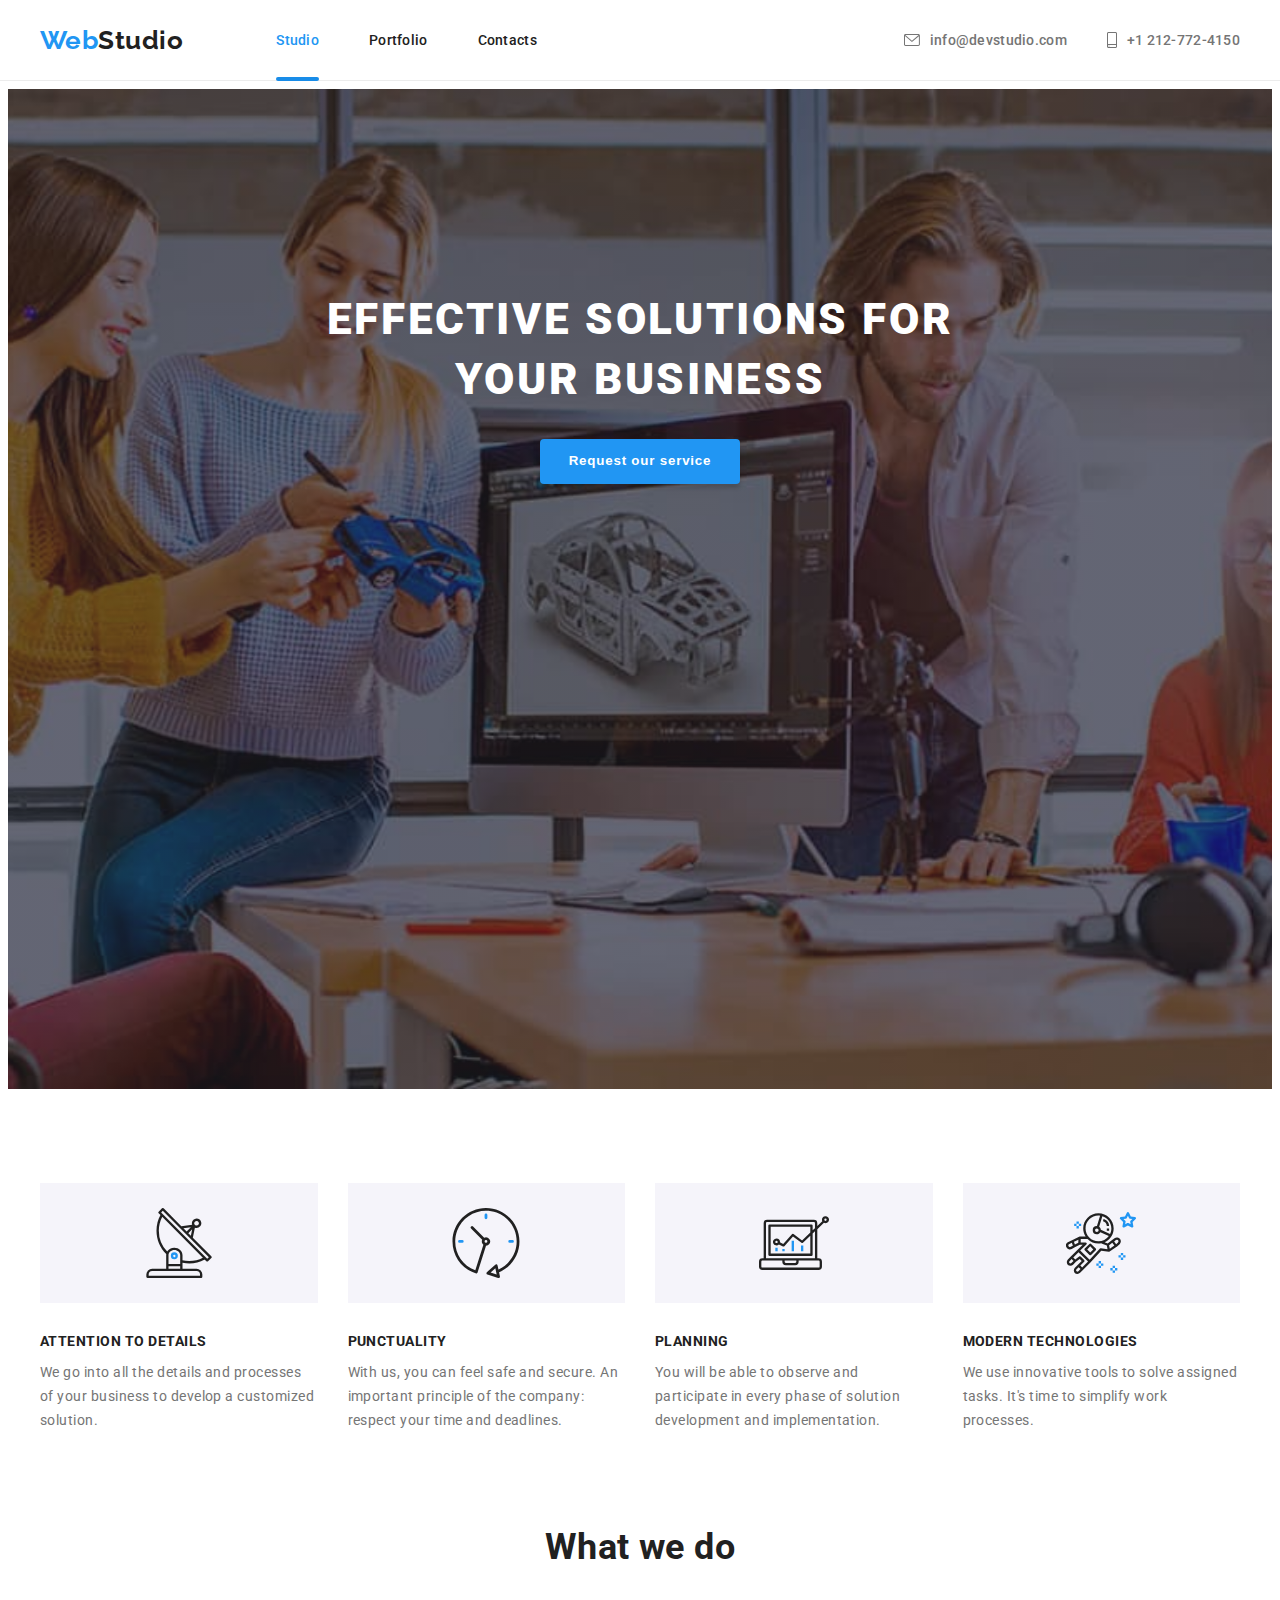
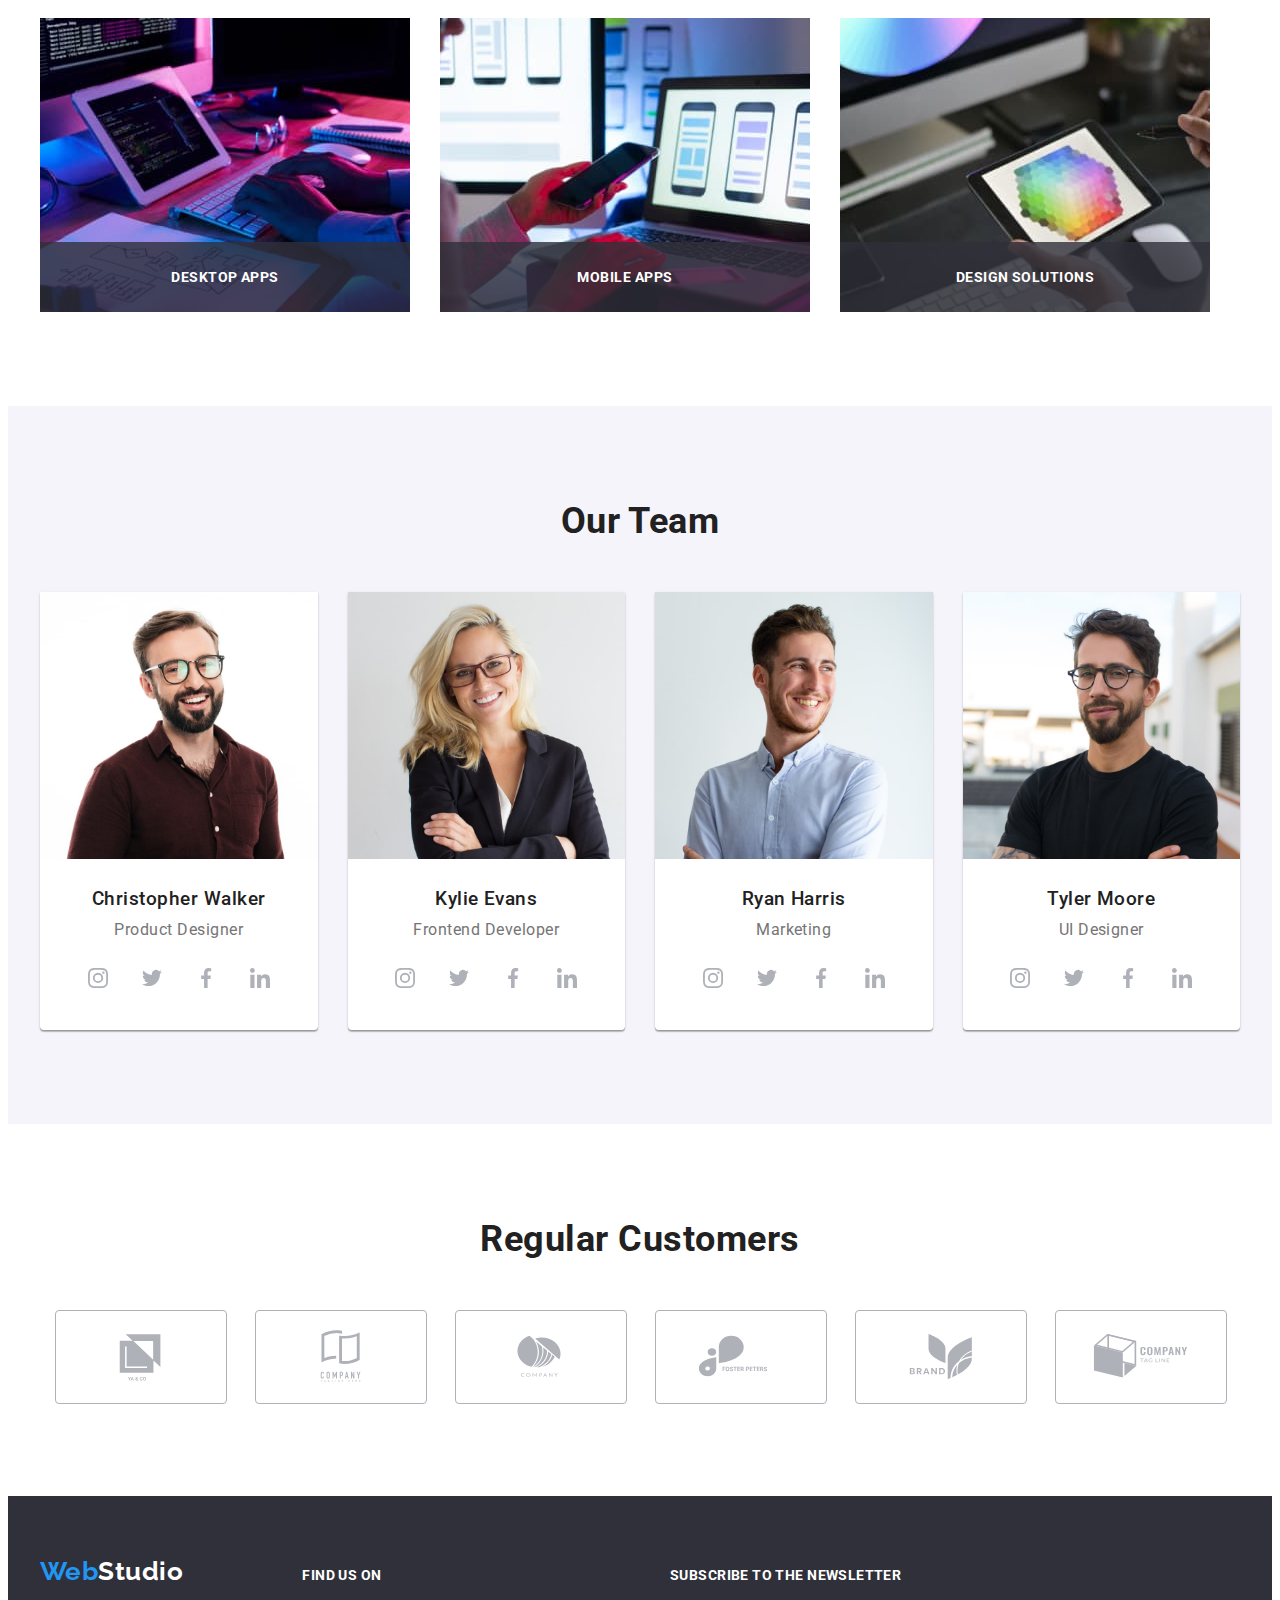
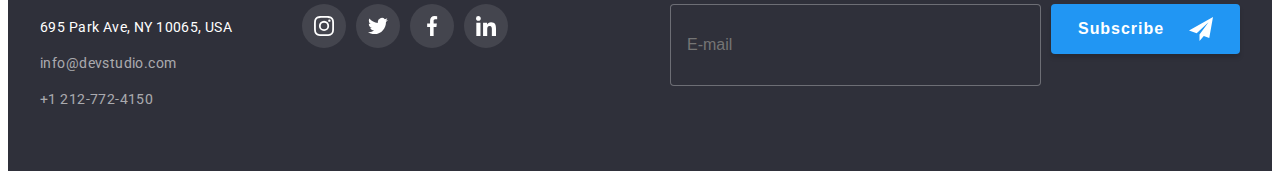
<file: index.html>
<!DOCTYPE html>
<html lang="en">
  <head>
    <meta charset="UTF-8" />
    <meta name="viewport" content="width=device-width, initial-scale=1.0" />
    <title>Студія</title>
    <link rel="preconnect" href="https://fonts.googleapis.com" />
    <link rel="preconnect" href="https://fonts.gstatic.com" crossorigin />
    <link rel="icon" href="images/favicon.ico" type="image/x-icon" />
    <link
      href="https://fonts.googleapis.com/css2?family=Raleway:wght@700&family=Roboto:wght@400;500;700;900&display=swap"
      rel="stylesheet"
    />
    <link
      rel="stylesheet"
      href="https://cdnjs.cloudflare.com/ajax/libs/modern-normalize/3.0.1/modern-normalize.min.css"
      integrity="sha512-q6WgHqiHlKyOqslT/lgBgodhd03Wp4BEqKeW6nNtlOY4quzyG3VoQKFrieaCeSnuVseNKRGpGeDU3qPmabCANg=="
      crossorigin="anonymous"
      referrerpolicy="no-referrer"
    />
    <link rel="stylesheet" href="css/styles.css" />
  </head>
  <body>
    <header class="header">
      <div class="container nav-container">
        <nav class="navigation">
          <a href="/" class="link logo"
            >Web<span class="dark-logo">Studio</span></a
          >
          <ul class="site-nav">
            <li class="site-nav-item">
              <a href="index.html" class="link header-link current">Studio</a>
            </li>
            <li class="site-nav-item">
              <a href="portfolio.html" class="link header-link">Portfolio</a>
            </li>
            <li class="site-nav-item">
              <a href="" class="link header-link">Contacts</a>
            </li>
          </ul>
        </nav>
        <ul class="contacts-list">
          <li class="contacts-item">
            <a href="mailto:info@devstudio.com" class="link contacts-link">
              <svg width="16" height="12" class="contacts-icon">
                <use href="images/symbol-defs.svg#envelope"></use>
              </svg>
              info@devstudio.com</a
            >
          </li>
          <li class="contacts-item">
            <a href="tel:+12127724150" class="link contacts-link">
              <svg width="10" height="16" class="contacts-icon">
                <use href="images/symbol-defs.svg#smartphone"></use>
              </svg>
              +1 212-772-4150</a
            >
          </li>
        </ul>
      </div>
    </header>
    <main>
      <section class="hero-section hero-overlay">
        <h1 class="hero-title">EFFECTIVE SOLUTIONS FOR <br />YOUR BUSINESS</h1>
        <button type="button" class="button hero-btn" data-modal-open>
          Request our service
        </button>
        <div class="backdrop is-hidden" data-modal>
          <div class="modal">
            <button class="button modal-close-btn" data-modal-close>
              <svg width="18" height="18" class="close-icon">
                <use href="images/symbol-defs.svg#close"></use>
              </svg>
            </button>
            <form action="" class="callback">
              <p class="callback-title">
                Leave your information and we'll call you back
              </p>
              <div class="form-field">
                <label for="name">Name</label>
                <span>
                  <input type="text" name="name" id="name" class="form-input" />
                  <svg width="18" height="18" class="input-icon">
                    <use href="images/symbol-defs.svg#person"></use>
                  </svg>
                </span>
              </div>
              <div class="form-field">
                <label for="tel">Telephone</label>
                <span>
                  <input
                    type="tel"
                    name="tel"
                    id="tel"
                    class="form-input"
                    required
                  />
                  <svg width="18" height="18" class="input-icon">
                    <use href="images/symbol-defs.svg#phone"></use>
                  </svg>
                </span>
              </div>
              <div class="form-field">
                <label for="email">E-mail</label>
                <span>
                  <input
                    type="email"
                    name="email"
                    id="email"
                    class="form-input"
                    required
                  />
                  <svg width="18" height="18" class="input-icon">
                    <use href="images/symbol-defs.svg#email"></use>
                  </svg>
                </span>
              </div>
              <div class="form-field">
                <label for="comment">Comments</label>
                <textarea
                  name="comment"
                  id="comment"
                  placeholder="Enter the text"
                  class="comment-input"
                ></textarea>
              </div>
              <div class="form-field policy">
                <label>
                  <input
                    type="checkbox"
                    name="policy"
                    class="checkbox"
                    required
                  />
                  <span class="checkbox-icon"></span>I agree with the letter and
                  accept the
                  <a href="" class="policy-link">Terms and Conditions</a>
                </label>
              </div>

              <button type="submit" class="button send-btn">Send</button>
            </form>
          </div>
        </div>
      </section>
      <section class="section">
        <div class="container">
          <h2 class="visually-hidden">Features</h2>
          <ul class="features-list">
            <li class="features-item">
              <div class="features-icon-box">
                <svg width="70" height="70" class="features-icon">
                  <use href="images/symbol-defs.svg#antenna"></use>
                </svg>
              </div>
              <h3 class="features-item-title">ATTENTION TO DETAILS</h3>
              <p class="features-item-text">
                We go into all the details and processes of your business to
                develop a customized solution.
              </p>
            </li>
            <li class="features-item">
              <div class="features-icon-box">
                <svg width="70" height="70" class="features-icon">
                  <use href="images/symbol-defs.svg#clock"></use>
                </svg>
              </div>
              <h3 class="features-item-title">PUNCTUALITY</h3>
              <p class="features-item-text">
                With us, you can feel safe and secure. An important principle of
                the company: respect your time and deadlines.
              </p>
            </li>
            <li class="features-item">
              <div class="features-icon-box">
                <svg width="70" height="70" class="features-icon">
                  <use href="images/symbol-defs.svg#diagram"></use>
                </svg>
              </div>
              <h3 class="features-item-title">PLANNING</h3>
              <p class="features-item-text">
                You will be able to observe and participate in every phase of
                solution development and implementation.
              </p>
            </li>
            <li class="features-item">
              <div class="features-icon-box">
                <svg width="70" height="70" class="features-icon">
                  <use href="images/symbol-defs.svg#astronaut"></use>
                </svg>
              </div>
              <h3 class="features-item-title">MODERN TECHNOLOGIES</h3>
              <p class="features-item-text">
                We use innovative tools to solve assigned tasks. It's time to
                simplify work processes.
              </p>
            </li>
          </ul>
        </div>
      </section>
      <section class="section works-section">
        <div class="container">
          <h2 class="title">What we do</h2>
          <ul class="works-list">
            <li class="works-item">
              <div class="works-item-box">
                <img
                  src="images/close-up-image-programer-working-his-desk-office_1098-18707.jpg"
                  alt="Programmer working at a desk in the office"
                  width="370"
                />
                <p class="works-description">DESKTOP APPS</p>
              </div>
            </li>
            <li class="works-item">
              <div class="works-item-box">
                <img
                  src="images/web-ui-designers-are-developing-application-smartphones-team-creators-is-working-interface-mobile-phones_8119-2713.jpg"
                  alt="Web designers develop applications"
                  width="370"
                />
                <p class="works-description">Mobile APPS</p>
              </div>
            </li>
            <li class="works-item">
              <div class="works-item-box">
                <img
                  src="images/creative-artist-web-design-with-working-colour-selection-graphic-tablet_35674-1119.jpg"
                  alt="Creative artist web designer with graphics tablet"
                  width="370"
                />
                <p class="works-description">DESIGN SOLUTIONS</p>
              </div>
            </li>
          </ul>
        </div>
      </section>
      <section class="team-section section">
        <div class="container">
          <h2 class="title">Our Team</h2>
          <ul class="team-list">
            <li class="team-item">
              <img
                src="images/product-designer-photo.jpg"
                alt="Christopher Walker - Product Designer"
                width="270"
              />
              <div class="team-text">
                <h3 class="team-item-title">Christopher Walker</h3>
                <p class="team-item-text">Product Designer</p>
                <ul class="social-list">
                  <li class="social-item">
                    <a
                      href="https://www.instagram.com/"
                      class="link social-link"
                    >
                      <svg width="20" height="20" class="social-icon">
                        <use href="images/symbol-defs.svg#instagram"></use>
                      </svg>
                    </a>
                  </li>
                  <li class="social-item">
                    <a href="https://www.twitter.com/" class="link social-link">
                      <svg width="20" height="20" class="social-icon">
                        <use href="images/symbol-defs.svg#twitter"></use>
                      </svg>
                    </a>
                  </li>
                  <li class="social-item">
                    <a
                      href="https://www.facebook.com/"
                      class="link social-link"
                    >
                      <svg width="20" height="20" class="social-icon">
                        <use href="images/symbol-defs.svg#facebook"></use>
                      </svg>
                    </a>
                  </li>
                  <li class="social-item">
                    <a
                      href="https://www.linkedin.com/"
                      class="link social-link"
                    >
                      <svg width="20" height="20" class="social-icon">
                        <use href="images/symbol-defs.svg#linkedin"></use>
                      </svg>
                    </a>
                  </li>
                </ul>
              </div>
            </li>
            <li class="team-item">
              <img
                src="images/frontend-developer-photo.jpg"
                alt="Kylie Evans - Frontend Developer"
                width="270"
              />
              <div class="team-text">
                <h3 class="team-item-title">Kylie Evans</h3>
                <p class="team-item-text">Frontend Developer</p>
                <ul class="social-list">
                  <li class="social-item">
                    <a
                      href="https://www.instagram.com/"
                      class="link social-link"
                    >
                      <svg width="20" height="20" class="social-icon">
                        <use href="images/symbol-defs.svg#instagram"></use>
                      </svg>
                    </a>
                  </li>
                  <li class="social-item">
                    <a href="https://www.twitter.com/" class="link social-link">
                      <svg width="20" height="20" class="social-icon">
                        <use href="images/symbol-defs.svg#twitter"></use>
                      </svg>
                    </a>
                  </li>
                  <li class="social-item">
                    <a
                      href="https://www.facebook.com/"
                      class="link social-link"
                    >
                      <svg width="20" height="20" class="social-icon">
                        <use href="images/symbol-defs.svg#facebook"></use>
                      </svg>
                    </a>
                  </li>
                  <li class="social-item">
                    <a
                      href="https://www.linkedin.com/"
                      class="link social-link"
                    >
                      <svg width="20" height="20" class="social-icon">
                        <use href="images/symbol-defs.svg#linkedin"></use>
                      </svg>
                    </a>
                  </li>
                </ul>
              </div>
            </li>
            <li class="team-item">
              <img
                src="images/marketing-photo.jpg"
                alt="Ryan Harris - Marketing"
                width="270"
              />
              <div class="team-text">
                <h3 class="team-item-title">Ryan Harris</h3>
                <p class="team-item-text">Marketing</p>
                <ul class="social-list">
                  <li class="social-item">
                    <a
                      href="https://www.instagram.com/"
                      class="link social-link"
                    >
                      <svg width="20" height="20" class="social-icon">
                        <use href="images/symbol-defs.svg#instagram"></use>
                      </svg>
                    </a>
                  </li>
                  <li class="social-item">
                    <a href="https://www.twitter.com/" class="link social-link">
                      <svg width="20" height="20" class="social-icon">
                        <use href="images/symbol-defs.svg#twitter"></use>
                      </svg>
                    </a>
                  </li>
                  <li class="social-item">
                    <a
                      href="https://www.facebook.com/"
                      class="link social-link"
                    >
                      <svg width="20" height="20" class="social-icon">
                        <use href="images/symbol-defs.svg#facebook"></use>
                      </svg>
                    </a>
                  </li>
                  <li class="social-item">
                    <a
                      href="https://www.linkedin.com/"
                      class="link social-link"
                    >
                      <svg width="20" height="20" class="social-icon">
                        <use href="images/symbol-defs.svg#linkedin"></use>
                      </svg>
                    </a>
                  </li>
                </ul>
              </div>
            </li>
            <li class="team-item">
              <img
                src="images/ui-designer-photo.jpg"
                alt="Tyler Moore - UI Designer"
                width="270"
              />
              <div class="team-text">
                <h3 class="team-item-title">Tyler Moore</h3>
                <p class="team-item-text">UI Designer</p>
                <ul class="social-list">
                  <li class="social-item">
                    <a
                      href="https://www.instagram.com/"
                      class="link social-link"
                    >
                      <svg width="20" height="20" class="social-icon">
                        <use href="images/symbol-defs.svg#instagram"></use>
                      </svg>
                    </a>
                  </li>
                  <li class="social-item">
                    <a href="https://www.twitter.com/" class="link social-link">
                      <svg width="20" height="20" class="social-icon">
                        <use href="images/symbol-defs.svg#twitter"></use>
                      </svg>
                    </a>
                  </li>
                  <li class="social-item">
                    <a
                      href="https://www.facebook.com/"
                      class="link social-link"
                    >
                      <svg width="20" height="20" class="social-icon">
                        <use href="images/symbol-defs.svg#facebook"></use>
                      </svg>
                    </a>
                  </li>
                  <li class="social-item">
                    <a
                      href="https://www.linkedin.com/"
                      class="link social-link"
                    >
                      <svg width="20" height="20" class="social-icon">
                        <use href="images/symbol-defs.svg#linkedin"></use>
                      </svg>
                    </a>
                  </li>
                </ul>
              </div>
            </li>
          </ul>
        </div>
      </section>

      <section class="section">
        <div class="container">
          <h2 class="title">Regular Customers</h2>
          <ul class="list customers-list">
            <li class="customers-item">
              <a href="" class="link customers-link">
                <svg width="106" height="60" class="customers-icon">
                  <use href="images/symbol-defs.svg#logo1"></use>
                </svg>
              </a>
            </li>
            <li class="customers-item">
              <a href="" class="link customers-link">
                <svg width="106" height="60" class="customers-icon">
                  <use href="images/symbol-defs.svg#logo2"></use>
                </svg>
              </a>
            </li>
            <li class="customers-item">
              <a href="" class="link customers-link">
                <svg width="106" height="60" class="customers-icon">
                  <use href="images/symbol-defs.svg#logo3"></use>
                </svg>
              </a>
            </li>
            <li class="customers-item">
              <a href="" class="link customers-link">
                <svg width="106" height="60" class="customers-icon">
                  <use href="images/symbol-defs.svg#logo4"></use>
                </svg>
              </a>
            </li>
            <li class="customers-item">
              <a href="" class="link customers-link">
                <svg width="106" height="60" class="customers-icon">
                  <use href="images/symbol-defs.svg#logo5"></use>
                </svg>
              </a>
            </li>
            <li class="customers-item">
              <a href="" class="link customers-link">
                <svg width="106" height="60" class="customers-icon">
                  <use href="images/symbol-defs.svg#logo6"></use>
                </svg>
              </a>
            </li>
          </ul>
        </div>
      </section>
    </main>
    <footer class="footer">
      <div class="container footer-container">
        <div class="address-container">
          <a href="index.html" class="link logo"
            >Web<span class="footer-logo">Studio</span></a
          >
          <address class="address">
            <ul class="address-list">
              <li class="address-item">
                <a href="https://g.co/kgs/EYk32CA" class="link address-link"
                  >695 Park Ave, NY 10065, USA</a
                >
              </li>
              <li class="address-item">
                <a href="mailto:info@devstudio.com" class="link footer-link"
                  >info@devstudio.com</a
                >
              </li>
              <li class="address-item">
                <a href="tel:+12127724150" class="link footer-link"
                  >+1 212-772-4150</a
                >
              </li>
            </ul>
          </address>
        </div>

        <div class="find-us">
          <p class="footer-text find-us-text">Find us on</p>
          <ul class="list find-us-list">
            <li class="find-us-item">
              <a
                href="https://www.instagram.com/"
                class="link footer-social-link"
              >
                <svg width="20" height="20" class="footer-icon">
                  <use href="images/symbol-defs.svg#instagram"></use>
                </svg>
              </a>
            </li>
            <li class="find-us-item">
              <a
                href="https://www.twitter.com/"
                class="link footer-social-link"
              >
                <svg width="20" height="20" class="footer-icon">
                  <use href="images/symbol-defs.svg#twitter"></use>
                </svg>
              </a>
            </li>
            <li class="find-us-item">
              <a
                href="https://www.facebook.com/"
                class="link footer-social-link"
              >
                <svg width="20" height="20" class="footer-icon">
                  <use href="images/symbol-defs.svg#facebook"></use>
                </svg>
              </a>
            </li>
            <li class="find-us-item">
              <a
                href="https://www.linkedin.com/"
                class="link footer-social-link"
              >
                <svg width="20" height="20" class="footer-icon">
                  <use href="images/symbol-defs.svg#linkedin"></use>
                </svg>
              </a>
            </li>
          </ul>
        </div>
        <div class="subscribe">
          <form action="" class="subscribe-form">
            <p class="footer-text">Subscribe to the newsletter</p>
            <div class="subscribe-field">
              <label for="subscribe-email" class="visually-hidden"
                >E-mail</label
              >
              <input
                type="email"
                name="subscribe-email"
                id="subscribe-email"
                placeholder="E-mail"
                class="subscribe-input"
              />
              <button type="submit" class="button subscribe-btn">
                Subscribe
                <svg width="24" height="24" class="send-icon">
                  <use href="images/symbol-defs.svg#send"></use>
                </svg>
              </button>
            </div>
          </form>
        </div>
      </div>
    </footer>
    <script src="header.js"></script>
    <script src="modal.js"></script>
  </body>
</html>
</file>
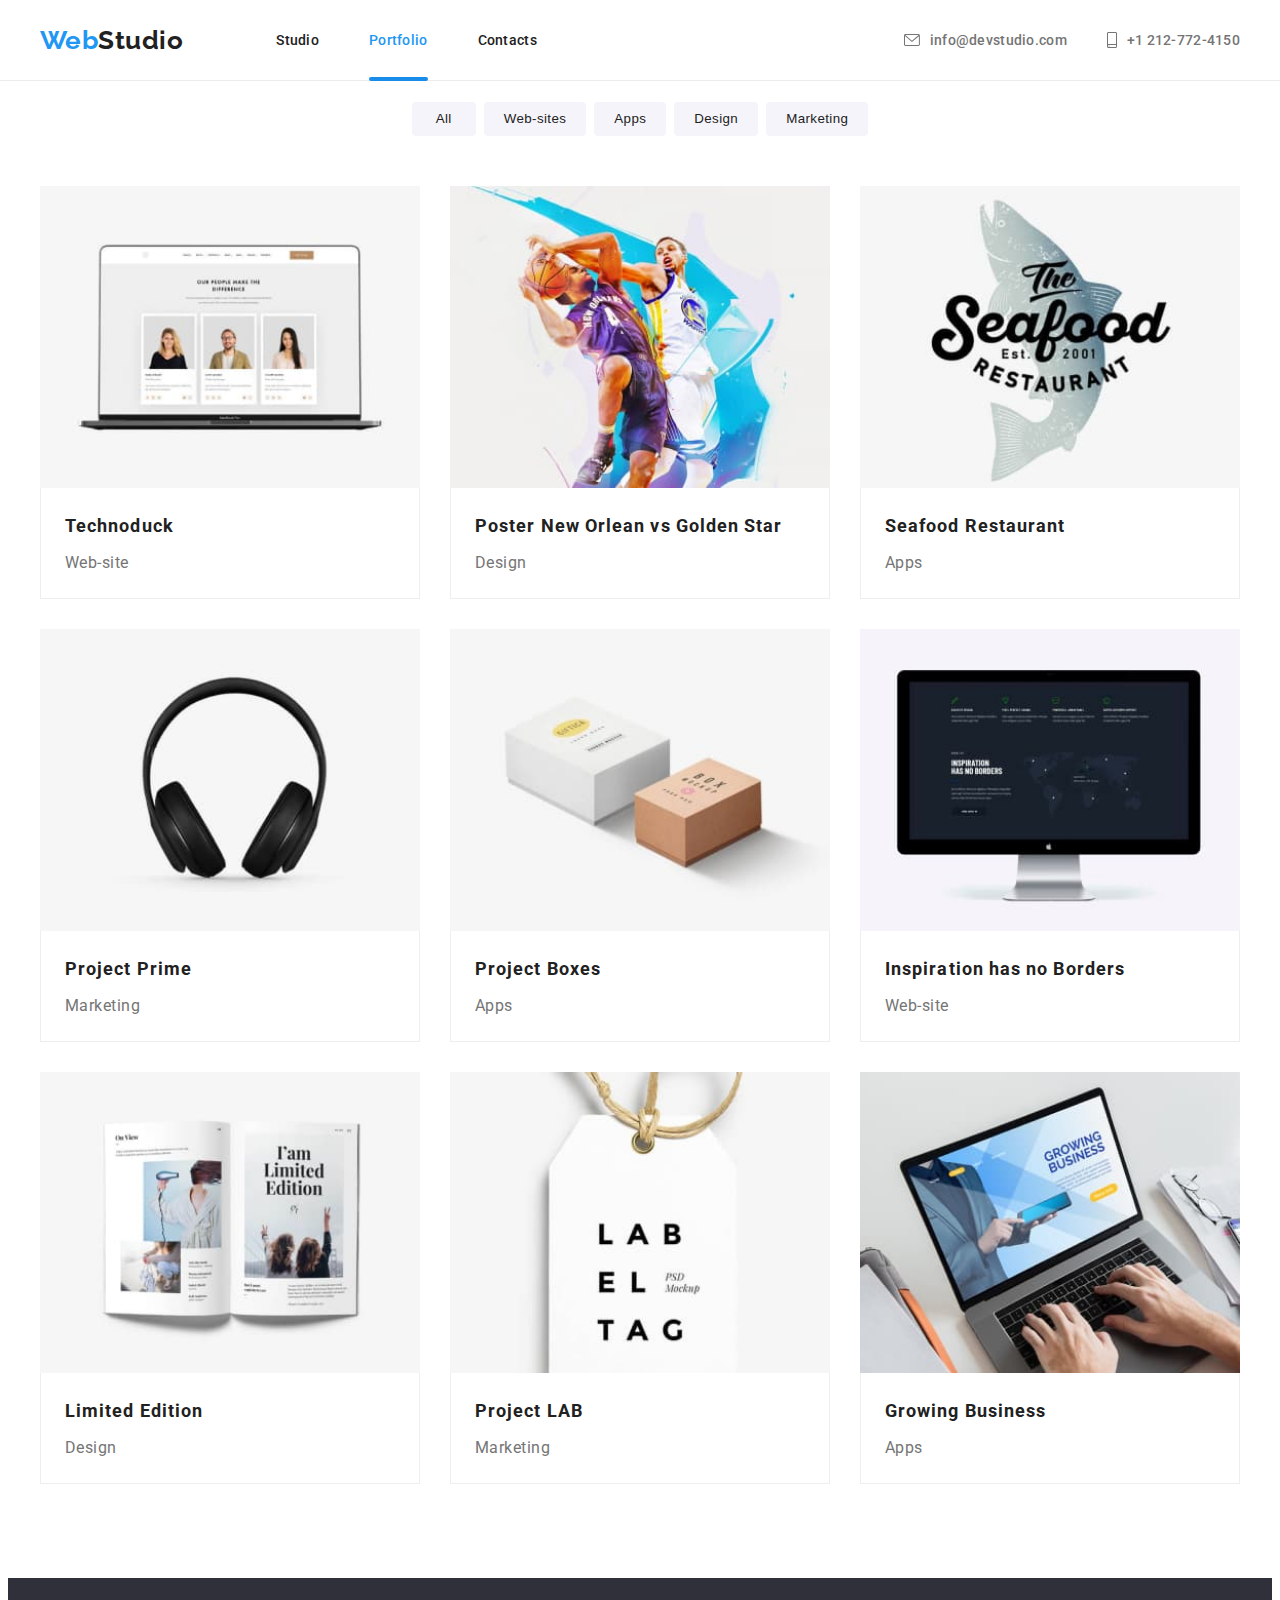
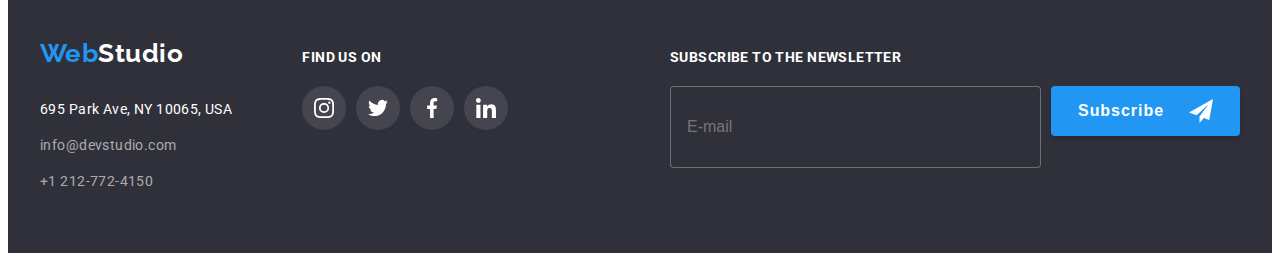
<file: portfolio.html>
<!DOCTYPE html>
<html lang="en">
  <head>
    <meta charset="UTF-8" />
    <meta name="viewport" content="width=device-width, initial-scale=1.0" />
    <title>Студія</title>
    <link rel="preconnect" href="https://fonts.googleapis.com" />
    <link rel="preconnect" href="https://fonts.gstatic.com" crossorigin />
    <link rel="icon" href="images/favicon.ico" type="image/x-icon" />
    <link
      href="https://fonts.googleapis.com/css2?family=Raleway:wght@700&family=Roboto:wght@400;500;700;900&display=swap"
      rel="stylesheet"
    />
    <link
      rel="stylesheet"
      href="https://cdnjs.cloudflare.com/ajax/libs/modern-normalize/3.0.1/modern-normalize.min.css"
      integrity="sha512-q6WgHqiHlKyOqslT/lgBgodhd03Wp4BEqKeW6nNtlOY4quzyG3VoQKFrieaCeSnuVseNKRGpGeDU3qPmabCANg=="
      crossorigin="anonymous"
      referrerpolicy="no-referrer"
    />
    <link rel="stylesheet" href="css/styles.css" />
  </head>
  <body>
    <header class="header">
      <div class="container nav-container">
        <nav class="navigation">
          <a href="/" class="link logo"
            >Web<span class="dark-logo">Studio</span></a
          >
          <ul class="site-nav">
            <li class="site-nav-item">
              <a href="index.html" class="link header-link">Studio</a>
            </li>
            <li class="site-nav-item">
              <a href="portfolio.html" class="link header-link current"
                >Portfolio</a
              >
            </li>
            <li class="site-nav-item">
              <a href="/" class="link header-link">Contacts</a>
            </li>
          </ul>
        </nav>
        <ul class="contacts-list">
          <li class="contacts-item">
            <a href="mailto:info@devstudio.com" class="link contacts-link">
              <svg width="16" height="12" class="contacts-icon">
                <use href="images/symbol-defs.svg#envelope"></use>
              </svg>
              info@devstudio.com</a
            >
          </li>
          <li class="contacts-item">
            <a href="tel:+12127724150" class="link contacts-link">
              <svg width="10" height="16" class="contacts-icon">
                <use href="images/symbol-defs.svg#smartphone"></use>
              </svg>
              +1 212-772-4150</a
            >
          </li>
        </ul>
      </div>
    </header>

    <main>
      <section class="section">
        <div class="container">
          <h1 class="visually-hidden">Portfolio</h1>
          <ul class="list portfolio-filters">
            <li class="portfolio-filters-item">
              <button type="button" class="button portfolio-filter-btn">
                All
              </button>
            </li>
            <li class="portfolio-filters-item">
              <button type="button" class="button portfolio-filter-btn">
                Web-sites
              </button>
            </li>
            <li class="portfolio-filters-item">
              <button type="button" class="button portfolio-filter-btn">
                Apps
              </button>
            </li>
            <li class="portfolio-filters-item">
              <button type="button" class="button portfolio-filter-btn">
                Design
              </button>
            </li>
            <li class="portfolio-filters-item">
              <button type="button" class="button portfolio-filter-btn">
                Marketing
              </button>
            </li>
          </ul>

          <ul class="list portfolio-list">
            <li class="portfolio-item">
              <a href="" class="link portfolio-link">
                <div class="portfolio-overlay">
                  <img
                    src="images/portfolio1.jpg"
                    alt="Technoduck"
                    width="370"
                  />
                  <p class="portfolio-overlay-text">
                    Technoduck is a state-of-the-art coronavirus distribution
                    platform. Companies use this platform for digital espionage
                    and attacks on competitors' secure servers.
                  </p>
                </div>
                <div class="portfolio-text">
                  <h2 class="portfolio-item-title">Technoduck</h2>
                  <p class="portfolio-item-text">Web-site</p>
                </div>
              </a>
            </li>
            <li class="portfolio-item">
              <a href="" class="link portfolio-link">
                <div class="portfolio-overlay">
                  <img
                    src="images/portfolio2.jpg"
                    alt="Poster New Orlean vs Golden Star"
                    width="370"
                  />
                  <p class="portfolio-overlay-text">
                    Technoduck is a state-of-the-art coronavirus distribution
                    platform. Companies use this platform for digital espionage
                    and attacks on competitors' secure servers.
                  </p>
                </div>
                <div class="portfolio-text">
                  <h2 class="portfolio-item-title">
                    Poster New Orlean vs Golden Star
                  </h2>
                  <p class="portfolio-item-text">Design</p>
                </div>
              </a>
            </li>
            <li class="portfolio-item">
              <a href="" class="link portfolio-link">
                <div class="portfolio-overlay">
                  <img
                    src="images/portfolio3.jpg"
                    alt="Seafood Restaurant"
                    width="370"
                  />
                  <p class="portfolio-overlay-text">
                    Technoduck is a state-of-the-art coronavirus distribution
                    platform. Companies use this platform for digital espionage
                    and attacks on competitors' secure servers.
                  </p>
                </div>
                <div class="portfolio-text">
                  <h2 class="portfolio-item-title">Seafood Restaurant</h2>
                  <p class="portfolio-item-text">Apps</p>
                </div>
              </a>
            </li>
            <li class="portfolio-item">
              <a href="" class="link portfolio-link">
                <div class="portfolio-overlay">
                  <img
                    src="images/portfolio4.jpg"
                    alt="Project Prime"
                    width="370"
                  />
                  <p class="portfolio-overlay-text">
                    Technoduck is a state-of-the-art coronavirus distribution
                    platform. Companies use this platform for digital espionage
                    and attacks on competitors' secure servers.
                  </p>
                </div>
                <div class="portfolio-text">
                  <h2 class="portfolio-item-title">Project Prime</h2>
                  <p class="portfolio-item-text">Marketing</p>
                </div>
              </a>
            </li>
            <li class="portfolio-item">
              <a href="" class="link portfolio-link">
                <div class="portfolio-overlay">
                  <img
                    src="images/portfolio5.jpg"
                    alt="Project Boxes"
                    width="370"
                  />
                  <p class="portfolio-overlay-text">
                    Technoduck is a state-of-the-art coronavirus distribution
                    platform. Companies use this platform for digital espionage
                    and attacks on competitors' secure servers.
                  </p>
                </div>
                <div class="portfolio-text">
                  <h2 class="portfolio-item-title">Project Boxes</h2>
                  <p class="portfolio-item-text">Apps</p>
                </div>
              </a>
            </li>
            <li class="portfolio-item">
              <a href="" class="link portfolio-link">
                <div class="portfolio-overlay">
                  <img
                    src="images/portfolio6.jpg"
                    alt="Inspiration has no Borders"
                    width="370"
                  />
                  <p class="portfolio-overlay-text">
                    Technoduck is a state-of-the-art coronavirus distribution
                    platform. Companies use this platform for digital espionage
                    and attacks on competitors' secure servers.
                  </p>
                </div>
                <div class="portfolio-text">
                  <h2 class="portfolio-item-title">
                    Inspiration has no Borders
                  </h2>
                  <p class="portfolio-item-text">Web-site</p>
                </div>
              </a>
            </li>
            <li class="portfolio-item">
              <a href="" class="link portfolio-link">
                <div class="portfolio-overlay">
                  <img
                    src="images/portfolio7.jpg"
                    alt="Limited Edition"
                    width="370"
                  />
                  <p class="portfolio-overlay-text">
                    Technoduck is a state-of-the-art coronavirus distribution
                    platform. Companies use this platform for digital espionage
                    and attacks on competitors' secure servers.
                  </p>
                </div>
                <div class="portfolio-text">
                  <h2 class="portfolio-item-title">Limited Edition</h2>
                  <p class="portfolio-item-text">Design</p>
                </div>
              </a>
            </li>
            <li class="portfolio-item">
              <a href="" class="link portfolio-link">
                <div class="portfolio-overlay">
                  <img
                    src="images/portfolio8.jpg"
                    alt="Project LAB"
                    width="370"
                  />
                  <p class="portfolio-overlay-text">
                    Technoduck is a state-of-the-art coronavirus distribution
                    platform. Companies use this platform for digital espionage
                    and attacks on competitors' secure servers.
                  </p>
                </div>
                <div class="portfolio-text">
                  <h2 class="portfolio-item-title">Project LAB</h2>
                  <p class="portfolio-item-text">Marketing</p>
                </div>
              </a>
            </li>
            <li class="portfolio-item">
              <a href="" class="link portfolio-link">
                <div class="portfolio-overlay">
                  <img
                    src="images/portfolio9.jpg"
                    alt="Growing Business"
                    width="370"
                  />
                  <p class="portfolio-overlay-text">
                    Technoduck is a state-of-the-art coronavirus distribution
                    platform. Companies use this platform for digital espionage
                    and attacks on competitors' secure servers.
                  </p>
                </div>
                <div class="portfolio-text">
                  <h2 class="portfolio-item-title">Growing Business</h2>
                  <p class="portfolio-item-text">Apps</p>
                </div>
              </a>
            </li>
          </ul>
        </div>
      </section>
    </main>
    <footer class="footer">
      <div class="container footer-container">
        <div class="address-container">
          <a href="index.html" class="link logo"
            >Web<span class="footer-logo">Studio</span></a
          >
          <address class="address">
            <ul class="address-list">
              <li class="address-item">
                <a href="https://g.co/kgs/EYk32CA" class="link address-link"
                  >695 Park Ave, NY 10065, USA</a
                >
              </li>
              <li class="address-item">
                <a href="mailto:info@devstudio.com" class="link footer-link"
                  >info@devstudio.com</a
                >
              </li>
              <li class="address-item">
                <a href="tel:+12127724150" class="link footer-link"
                  >+1 212-772-4150</a
                >
              </li>
            </ul>
          </address>
        </div>

        <div class="find-us">
          <p class="footer-text find-us-text">Find us on</p>
          <ul class="list find-us-list">
            <li class="find-us-item">
              <a
                href="https://www.instagram.com/"
                class="link footer-social-link"
              >
                <svg width="20" height="20" class="footer-icon">
                  <use href="images/symbol-defs.svg#instagram"></use>
                </svg>
              </a>
            </li>
            <li class="find-us-item">
              <a
                href="https://www.twitter.com/"
                class="link footer-social-link"
              >
                <svg width="20" height="20" class="footer-icon">
                  <use href="images/symbol-defs.svg#twitter"></use>
                </svg>
              </a>
            </li>
            <li class="find-us-item">
              <a
                href="https://www.facebook.com/"
                class="link footer-social-link"
              >
                <svg width="20" height="20" class="footer-icon">
                  <use href="images/symbol-defs.svg#facebook"></use>
                </svg>
              </a>
            </li>
            <li class="find-us-item">
              <a
                href="https://www.linkedin.com/"
                class="link footer-social-link"
              >
                <svg width="20" height="20" class="footer-icon">
                  <use href="images/symbol-defs.svg#linkedin"></use>
                </svg>
              </a>
            </li>
          </ul>
        </div>
        <div class="subscribe">
          <form action="" class="subscribe-form">
            <p class="footer-text">Subscribe to the newsletter</p>
            <div class="subscribe-field">
              <label for="subscribe-email" class="visually-hidden"
                >E-mail</label
              >
              <input
                type="email"
                name="subscribe-email"
                id="subscribe-email"
                placeholder="E-mail"
                class="subscribe-input"
              />
              <button type="submit" class="button subscribe-btn">
                Subscribe
                <svg width="24" height="24" class="send-icon">
                  <use href="images/symbol-defs.svg#send"></use>
                </svg>
              </button>
            </div>
          </form>
        </div>
      </div>
    </footer>
  </body>
</html>
</file>
<file: css/styles.css>
:root {
  --background-color: #ffffff;
  --secondary-background-color: #f5f4fa;
  --accent-color: #2196f3;
  --title-color: #212121;
  --header-text-color: #212121;
  --hero-text-color: #ffffff;
  --hero-background-color: #2f303a;
  --text-color: #757575;
  --gorizontal-header-line: #ececec;
  --footer-color: #2f303a;
  --filter-btn-bgcolor: #f5f4fa;
  --footer-text-color: #ffffff;
  --dark-text-logo: #212121;
  --light-text-logo: #ffffff;
  --btn-color-active: #188ce8;
  --light-text-color: #ffffff;
  --portfolio-item-border-color: #eeeeee;
  --icon-color: #afb1b8;

  --timing-function: 250ms cubic-bezier(0.4, 0, 0.2, 1);
}

/*-------GENERAL--------*/

body {
  font-family: "Roboto", sans-serif;
  letter-spacing: 0.03em;
  color: var(--title-color);
  background-color: var(--background-color);
}

html {
  box-sizing: border-box;
}

h1,
h2,
h3,
h4,
h5,
h6,
p {
  margin: 0;
}

ul {
  margin: 0;
  padding: 0;
  list-style: none;
}

img {
  display: block;
  min-width: 100%;
  height: auto;
}

.container {
  width: 1200px;
  padding-left: 15px;
  padding-right: 15px;
  margin-left: auto;
  margin-right: auto;
}

.visually-hidden {
  position: absolute;
  white-space: nowrap;
  width: 1px;
  height: 1px;
  overflow: hidden;
  border: 0;
  padding: 0;
  clip: rect(0 0 0 0);
  clip-path: inset(50%);
  margin: -1px;
}

.link {
  text-decoration: none;
}

.button {
  cursor: pointer;
  border: 0;
}

.logo {
  font-family: Raleway;
  font-size: 26px;
  font-weight: 700;
  line-height: calc(30.52 / 26);
  color: var(--accent-color);
}

.dark-logo {
  color: var(--dark-text-logo);
}

.section {
  padding-top: 94px;
  padding-bottom: 94px;
}

.title {
  margin-bottom: 50px;
  font-size: 36px;
  line-height: calc(42.19 / 36);
  text-align: center;
  color: var(--title-color);
}

.social-icon {
  fill: currentColor;
}

/*-------HEADER-------*/

.header {
  position: fixed;
  top: 0;
  left: 0;
  width: 100%;
  background-color: var(--background-color);
  border-bottom: 1px solid var(--gorizontal-header-line);
}

.nav-container {
  display: flex;
  align-items: center;
  justify-content: center;
}

.navigation {
  display: flex;
  align-items: center;
}

.site-nav {
  display: flex;
  margin-left: 93px;
}

.site-nav-item:not(:last-child) {
  margin-right: 50px;
}

.header-link {
  position: relative;
  display: block;
  padding-top: 32px;
  padding-bottom: 32px;
  font-size: 14px;
  font-weight: 500;
  line-height: calc(16.41 / 14);
  letter-spacing: 0.02em;
  color: var(--header-text-color);

  transition: color var(--timing-function);
}

.current::after {
  position: absolute;
  bottom: -1px;
  left: 0;
  content: "";
  width: 100%;
  height: 4px;
  display: block;
  border-radius: 2px;
  background-color: #188ce8;
}

.current {
  color: var(--accent-color);
}

.header-link:hover,
.header-link:focus {
  color: var(--accent-color);
}

.contacts-list {
  display: flex;
  margin-left: auto;
}

.contacts-item + .contacts-item {
  margin-left: 40px;
}

.contacts-link {
  display: flex;
  align-items: center;
  padding-top: 32px;
  padding-bottom: 32px;
  font-size: 14px;
  font-weight: 500;
  line-height: calc(16.41 / 14);
  letter-spacing: 0.02em;
  color: var(--text-color);

  transition: color var(--timing-function);
}

.contacts-icon {
  margin-right: 10px;
  fill: currentColor;
}

.contacts-link:hover,
.contacts-link:focus {
  color: var(--accent-color);
}

/*---------HERO---------*/

.hero-overlay {
  max-width: 1600px;
  height: 600px;
  margin-left: auto;
  margin-right: auto;
  background-color: var(--hero-background-color);
  background-image: linear-gradient(
      to right,
      rgba(47, 48, 58, 0.4),
      rgba(47, 48, 58, 0.4)
    ),
    url("../images/hero-bg-image.jpg");
  background-repeat: no-repeat;
  background-size: cover;
  background-position: center;
}

.hero-section {
  padding-top: 200px;
  padding-bottom: 200px;
  text-align: center;
}

.hero-title {
  margin-bottom: 30px;
  font-size: 44px;
  font-weight: 900;
  line-height: calc(60 / 44);
  letter-spacing: 0.06em;
  text-transform: uppercase;
  color: var(--hero-text-color);
}

.hero-btn {
  display: inline-block;
  min-width: 200px;
  font-weight: 700;
  line-height: calc(30 / 16);
  letter-spacing: 0.06em;
  color: var(--hero-text-color);
  border-radius: 4px;
  padding: 10px 20px;
  background: var(--accent-color);
  box-shadow: 0px 4px 4px 0px rgba(0, 0, 0, 0.15);

  transition: background-color var(--timing-function);
}

.hero-btn:hover,
.hero-btn:focus {
  background: var(--btn-color-active);
}

.backdrop {
  position: fixed;
  top: 0;
  left: 0;
  width: 100%;
  height: 100%;
  opacity: 1;
  background-color: rgba(0, 0, 0, 0.2);

  transition: opacity var(--timing-function);
}

.backdrop.is-hidden {
  opacity: 0;
  pointer-events: none;
}

.modal {
  position: absolute;
  top: 50%;
  left: 50%;
  transform: translate(-50%, -50%);
  width: 528px;
  height: 581px;
  border-radius: 4px;
  background-color: var(--background-color);
  box-shadow: 0px 2px 1px 0px rgba(0, 0, 0, 0.2),
    0px 1px 1px 0px rgba(0, 0, 0, 0.14), 0px 1px 3px 0px rgba(0, 0, 0, 0.12);
}

.modal-close-btn {
  position: absolute;
  top: 8px;
  right: 8px;
  width: 30px;
  height: 30px;
  display: flex;
  align-items: center;
  justify-content: center;
  background-color: var(--background-color);
  border-radius: 50%;
  border: 1px solid rgba(0, 0, 0, 0.1);
}

.modal-close-btn:hover .close-icon,
.modal-close-btn:focus .close-icon {
  fill: var(--accent-color);
}

.close-icon {
  fill: #000000;

  transition: fill var(--timing-function);
}

.callback {
  padding: 40px;
}

.callback-title {
  font-weight: 700;
  font-size: 20px;
  line-height: calc(23.44 / 20);
  text-align: center;
  color: #212121;
  margin-bottom: 12px;
}

.form-field {
  display: flex;
  flex-direction: column;
  margin-bottom: 10px;
}

.form-field span {
  position: relative;
}

.form-field label {
  font-size: 12px;
  line-height: calc(14.06 / 12);
  letter-spacing: 0.01;
  text-align: left;
  color: var(--text-color);
  margin-bottom: 4px;
}

.form-input {
  width: 100%;
  height: 40px;
  padding-left: 42px;
  border: 1px solid rgba(33, 33, 33, 0.2);
  border-radius: 4px;
  outline: 0;

  transition: border-color var(--timing-function);
}

.form-input:focus,
.comment-input:focus {
  border-color: var(--accent-color);
}

.form-input:focus + .input-icon {
  fill: var(--accent-color);
}

.input-icon {
  position: absolute;
  left: 12px;
  top: 50%;
  transform: translateY(-50%);

  transition: fill var(--timing-function);
}

.comment-input {
  resize: none;
  width: 100%;
  height: 120px;
  font-size: 12px;
  line-height: calc(14.06 / 12);
  letter-spacing: 0.01em;
  border: 1px solid rgba(33, 33, 33, 0.2);
  border-radius: 4px;
  padding: 12px 16px;
  outline: 0;

  transition: border-color var(--timing-function);
}

.comment-input::placeholder {
  color: rgba(117, 117, 117, 0.5);
}

.policy {
  display: block;
  margin-top: 20px;
  margin-bottom: 30px;
}

.policy label {
  display: flex;
  align-items: center;
  justify-content: center;
  font-size: 14px;
}

.checkbox {
  -webkit-appearance: none;
  -moz-appearance: none;
  appearance: none;
  position: absolute;
}

.checkbox-icon {
  display: inline-block;
  width: 16px;
  height: 15px;
  border: 2px solid var(--header-text-color);
  border-radius: 2px;
  margin-right: 8px;

  transition: background-image var(--timing-function);
}

.checkbox:checked + .checkbox-icon {
  background-color: var(--accent-color);
  background-image: url("../images/check.svg");
  background-size: contain;
  background-origin: border-box;
  border: 0;
}

.policy-link {
  margin-left: 4px;
  color: var(--accent-color);
}

.send-btn {
  font-weight: 700;
  font-size: 16px;
  line-height: calc(30 / 16);
  letter-spacing: 0.06em;
  text-align: center;
  border-radius: 4px;
  width: 200px;
  height: 50px;
  color: var(--light-text-color);
  background-color: var(--accent-color);
  box-shadow: 0px 2px 1px 0px rgba(0, 0, 0, 0.2),
    0px 1px 1px 0px rgba(0, 0, 0, 0.14), 0px 1px 3px 0px rgba(0, 0, 0, 0.12);
  transition: background-color var(--timing-function);
}

.send-btn:hover,
.send-btn:focus {
  background-color: var(--btn-color-active);
}

/*-------FEATURES-------*/

.features-list {
  display: flex;
  justify-content: center;
}

.features-item {
  width: calc((100% - 90px) / 4);
}

.features-item:not(:last-child) {
  margin-right: 30px;
}

.features-icon-box {
  display: flex;
  justify-content: center;
  align-items: center;
  height: 120px;
  background-color: var(--secondary-background-color);
  margin-bottom: 30px;
}

.features-item-title {
  margin-bottom: 10px;
  font-size: 14px;
  line-height: calc(16.41 / 14);
}

.features-item-text {
  font-size: 14px;
  line-height: calc(24 / 14);
  color: var(--text-color);
}

/*-------WORKS-------*/

.works-section {
  padding-top: 0;
}

.works-list {
  display: flex;
}

.works-item:not(:last-child) {
  margin-right: 30px;
}

.works-item-box {
  z-index: -1;
  position: relative;
}

.works-description {
  position: absolute;
  bottom: 0;
  width: 100%;
  height: 70px;
  display: flex;
  justify-content: center;
  align-items: center;
  font-weight: 700;
  font-size: 14px;
  line-height: calc(16.41 / 14);
  text-transform: uppercase;
  color: var(--light-text-color);
  background-color: rgba(47, 48, 58, 0.8);
}

/*-------TEAMS-------*/

.team-section {
  background-color: var(--secondary-background-color);
}

.team-list {
  display: flex;
}

.team-item {
  width: calc((100% - 90px) / 4);
  background-color: var(--background-color);
  box-shadow: 0px 2px 1px 0px rgba(0, 0, 0, 0.2),
    0px 1px 1px 0px rgba(0, 0, 0, 0.14), 0px 1px 3px 0px rgba(0, 0, 0, 0.12);
  border-radius: 0px 0px 4px 4px;
}

.team-item + .team-item {
  margin-left: 30px;
}

.team-item-title {
  margin-bottom: 10px;
  font-weight: 500;
  line-height: calc(18.75 / 16);
}

.team-item-text {
  line-height: calc(18.75 / 16);
  color: var(--text-color);
  margin-bottom: 16px;
}

.team-text {
  text-align: center;
  padding-top: 30px;
  padding-bottom: 30px;
}

.social-list {
  display: flex;
  align-items: center;
  justify-content: center;
}

.social-item:not(:last-child) {
  margin-right: 10px;
}

.social-link {
  display: flex;
  align-items: center;
  justify-content: center;
  width: 44px;
  height: 44px;
  color: var(--icon-color);
  border-radius: 50%;

  transition: color var(--timing-function),
    background-color var(--timing-function);
}

.social-link:hover,
.social-link:focus {
  color: var(--light-text-color);
  background-color: var(--accent-color);
}

/*--------CUSTOMERS--------*/

.customers-list {
  display: flex;
  align-items: center;
  justify-content: center;
}

.customers-item {
  width: 170px;
  height: 92px;
}

.customers-item:not(:last-child) {
  margin-right: 30px;
}

.customers-link {
  width: 100%;
  height: 100%;
  display: flex;
  justify-content: center;
  align-items: center;
  border-radius: 4px;
  border: 1px solid var(--icon-color);
  color: var(--icon-color);

  transition: color var(--timing-function), border-color var(--timing-function);
}

.customers-link:hover,
.customers-link:focus {
  color: var(--accent-color);
  border-color: var(--accent-color);
}

.customers-icon {
  fill: currentColor;
}

/*-------FOOTER-------*/

.footer {
  padding-top: 60px;
  padding-bottom: 60px;
  background-color: var(--footer-color);
}

.footer-container {
  display: flex;
  align-items: baseline;
}

.address-container {
  margin-right: 70px;
}

.footer-logo {
  color: var(--light-text-logo);
}

.address {
  margin-top: 28px;
}

.address-list {
  font-style: normal;
}

.address-item:not(:last-child) {
  margin-bottom: 12px;
}

.address-link {
  font-size: 14px;
  line-height: calc(24 / 14);
  letter-spacing: 0.03em;
  color: var(--footer-text-color);
}

.footer-link {
  font-size: 14px;
  line-height: calc(24 / 14);
  letter-spacing: 0.03em;
  color: rgba(255, 255, 255, 0.6);
}

.find-us-list {
  display: flex;
}

.find-us-item:not(:last-child) {
  margin-right: 10px;
}

.footer-text {
  margin-bottom: 20px;
  font-weight: 700;
  font-size: 14px;
  line-height: calc(16.41 / 14);
  letter-spacing: 0.03em;
  text-transform: uppercase;
  color: var(--footer-text-color);
}

.footer-social-link {
  display: flex;
  align-items: center;
  justify-content: center;
  width: 44px;
  height: 44px;
  color: var(--light-text-color);
  background-color: rgba(255, 255, 255, 0.1);
  border-radius: 50%;

  transition: background-color var(--timing-function);
}

.footer-social-link:hover,
.footer-social-link:focus {
  background-color: var(--accent-color);
}

.footer-icon {
  fill: currentColor;
}

.subscribe {
  width: 570px;
  margin-left: auto;
}

.subscribe-form {
  width: 100%;
}

.subscribe-field {
  display: flex;
}

.subscribe-input {
  width: 358px;
  height: 50px;
  font-size: 16px;
  line-height: calc(20 / 16);
  letter-spacing: 0.03;
  color: rgba(255, 255, 255, 0.6);
  background-color: var(--footer-color);
  border-radius: 4px;
  border: 1px solid rgba(255, 255, 255, 0.3);
  padding: 15px 16px;
}

.subscribe-btn {
  display: flex;
  align-items: center;
  justify-content: center;
  width: 200px;
  height: 50px;
  font-weight: 700;
  font-size: 16px;
  line-height: calc(30 / 16);
  letter-spacing: 0.06em;
  text-align: center;
  border-radius: 4px;
  color: var(--light-text-color);
  background-color: var(--accent-color);
  box-shadow: 0px 4px 4px 0px rgba(0, 0, 0, 0.15);
  margin-left: 10px;

  transition: background-color var(--timing-function);
}

.send-icon {
  margin-left: 25px;
  fill: var(--background-color);
}

.subscribe-btn:hover,
.subscribe-btn:focus {
  background-color: var(--btn-color-active);
}

/*-------PORTFOLIO--------*/

.portfolio-filters {
  display: flex;
  justify-content: center;
  margin-bottom: 50px;
}

.portfolio-filters-item:not(:last-child) {
  margin-right: 8px;
}

.portfolio-filter-btn {
  min-width: 64px;
  padding: 6px 20px;
  font-weight: 500;
  line-height: calc(26 / 16);
  letter-spacing: 0.03em;
  border-radius: 4px;
  color: var(--title-color);
  background: var(--filter-btn-bgcolor);

  transition: color var(--timing-function),
    background-color var(--timing-function), box-shadow var(--timing-function);
}

.portfolio-filter-btn:hover,
.portfolio-filter-btn:focus {
  color: var(--light-text-color);
  background: var(--accent-color);
  box-shadow: 0px 2px 2px 0px rgba(0, 0, 0, 0.12),
    0px 1px 2px 0px rgba(0, 0, 0, 0.08), 0px 3px 1px 0px rgba(0, 0, 0, 0.1);
}

.portfolio-list {
  display: flex;
  flex-wrap: wrap;
  margin-right: -30px;
  margin-bottom: -30px;
}

.portfolio-item {
  width: calc(100% / 3 - 30px);
  margin-right: 30px;
  margin-bottom: 30px;
}

.portfolio-link {
  display: block;

  transition: box-shadow var(--timing-function);
}

.portfolio-link:hover,
.portfolio-link:focus {
  box-shadow: 1px 4px 6px 0px rgba(0, 0, 0, 0.16),
    0px 4px 4px 0px rgba(0, 0, 0, 0.06), 0px 1px 1px 0px rgba(0, 0, 0, 0.12);
}

.portfolio-link:hover .portfolio-overlay-text,
.portfolio-link:focus .portfolio-overlay-text {
  transform: translateY(-100%);
}

.portfolio-text {
  padding: 20px 24px;
  border-left: 1px solid var(--portfolio-item-border-color);
  border-right: 1px solid var(--portfolio-item-border-color);
  border-bottom: 1px solid var(--portfolio-item-border-color);
}

.portfolio-item-title {
  margin-bottom: 4px;
  font-size: 18px;
  line-height: calc(36 / 18);
  letter-spacing: 0.06em;
  color: var(--title-color);
}

.portfolio-item-text {
  line-height: calc(30 / 16);
  letter-spacing: 0.03em;
  color: var(--text-color);
}

.portfolio-overlay {
  position: relative;
  z-index: -1;
  overflow: hidden;
}

.portfolio-overlay-text {
  position: absolute;
  width: 100%;
  height: 100%;
  display: flex;
  align-items: center;
  justify-content: center;
  padding: 0px 24px;
  font-size: 18px;
  line-height: calc(28 / 18);
  color: var(--light-text-color);
  background-color: rgba(33, 150, 243, 0.9);

  transition: transform var(--timing-function);
}
</file>
